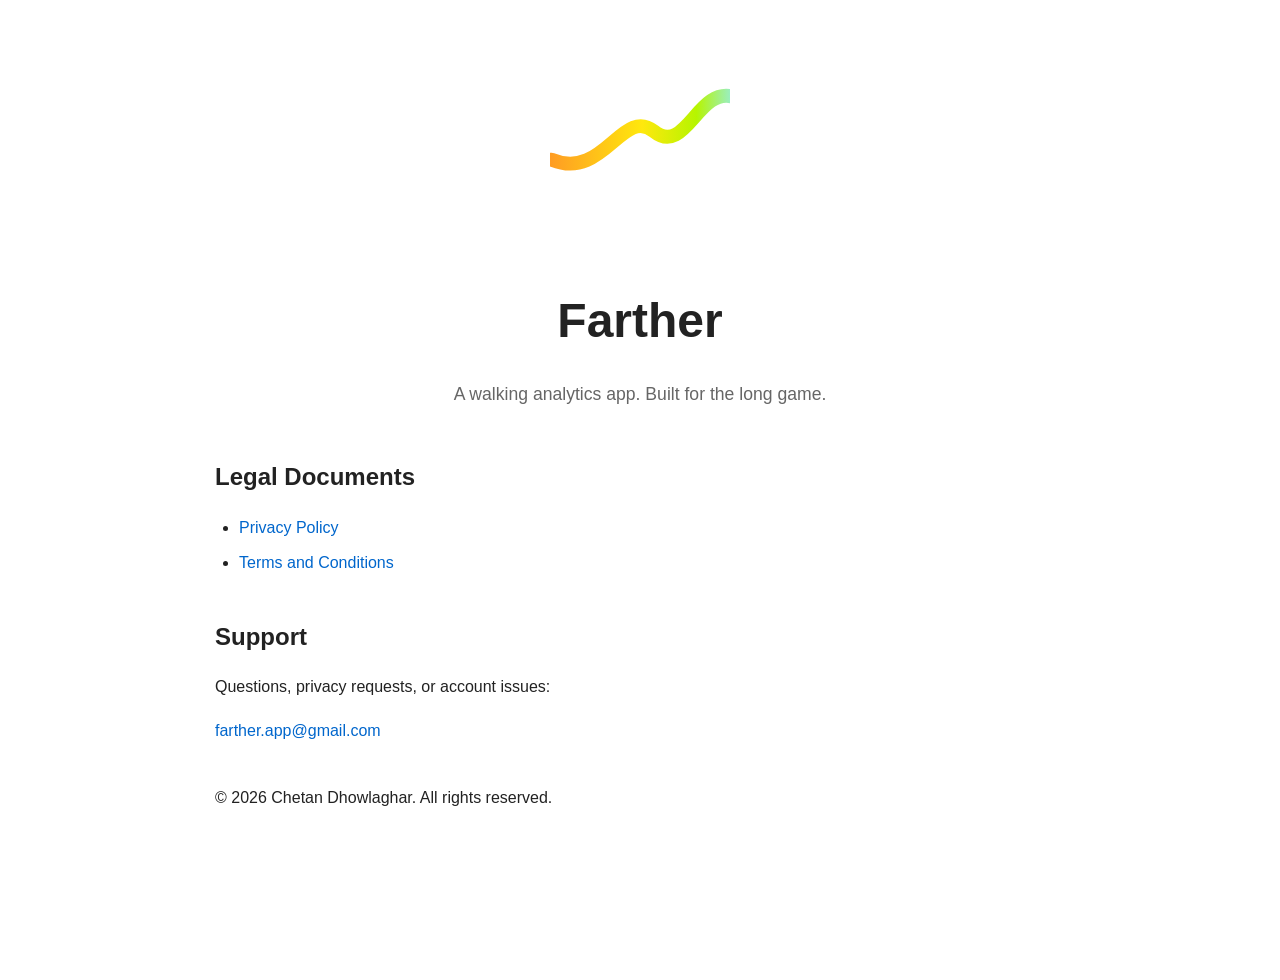
<file: index.html>
<!DOCTYPE html>
<html lang="en">
<head>
    <meta charset="UTF-8">
    <meta name="viewport" content="width=device-width, initial-scale=1.0">
    <title>Farther Legal</title>
    <link rel="stylesheet" href="styles.css">
</head>
<body>
<div class="hero">

    <img src="logo.svg" alt="Farther">

    <h1>Farther</h1>

    <p>
        A walking analytics app. Built for the long game.
    </p>

</div>

<div class="section">

    <h2>Legal Documents</h2>

    <ul>
        <li><a href="./privacy/">Privacy Policy</a></li>
        <li><a href="./terms/">Terms and Conditions</a></li>
    </ul>

</div>

<div class="section">

    <h2>Support</h2>

    <p>
        Questions, privacy requests, or account issues:
    </p>

    <p>
        <a href="mailto:farther.app@gmail.com">
            farther.app@gmail.com
        </a>
    </p>

</div>

<div class="section">

    <p>
        © 2026 Chetan Dhowlaghar. All rights reserved.
    </p>

</div>

</body>
</html>
</file>
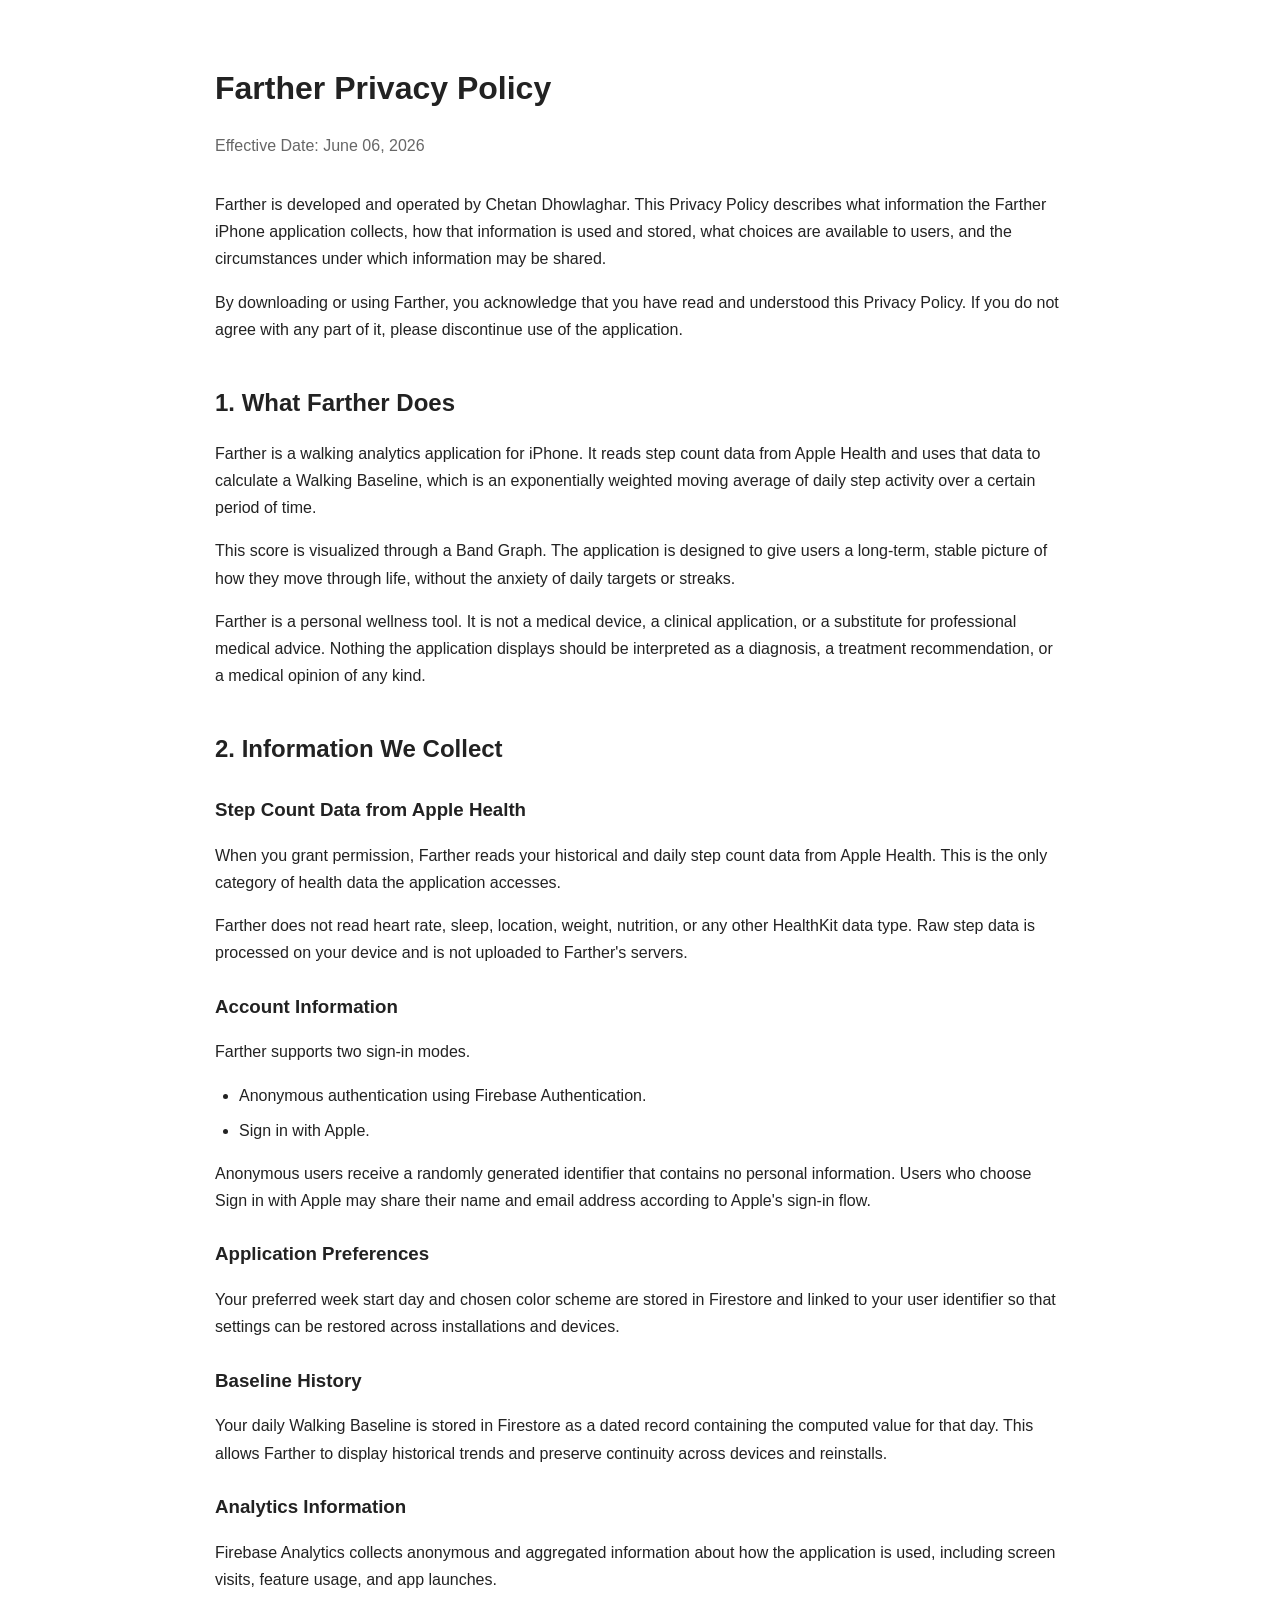
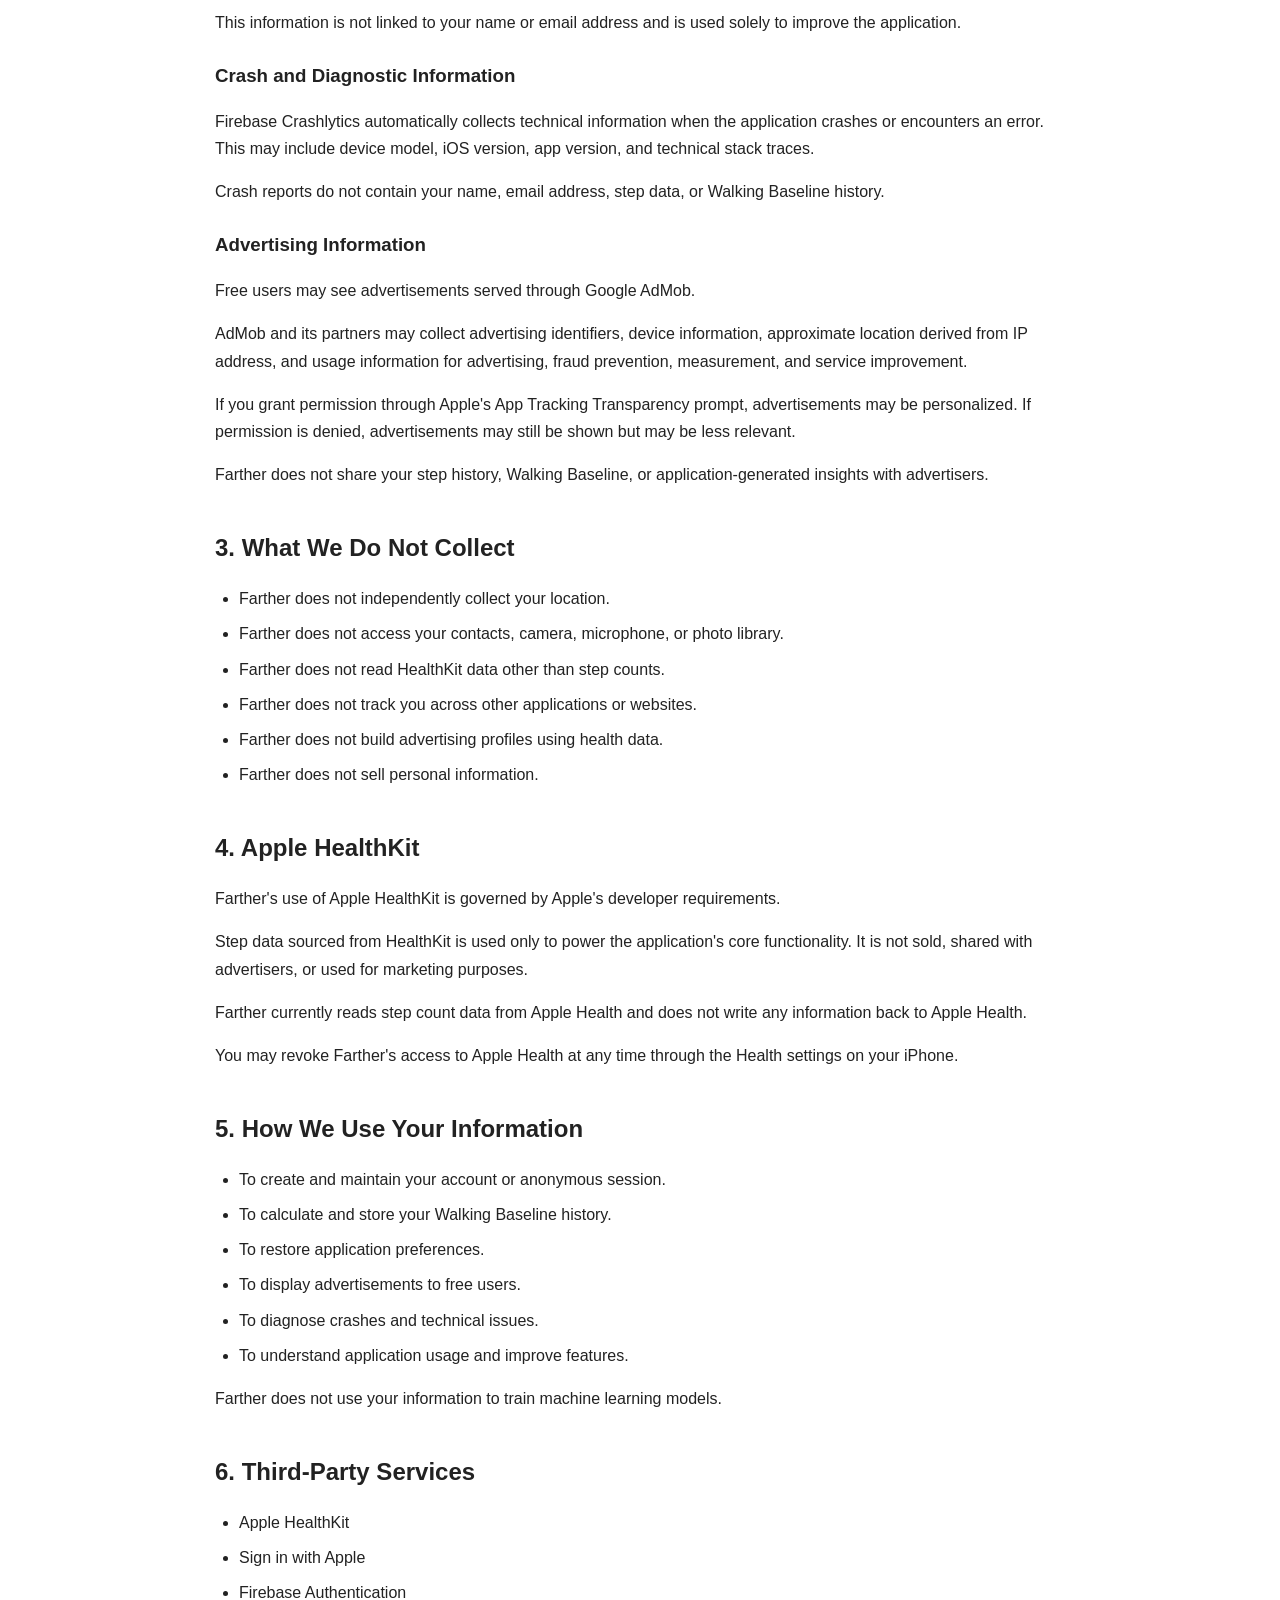
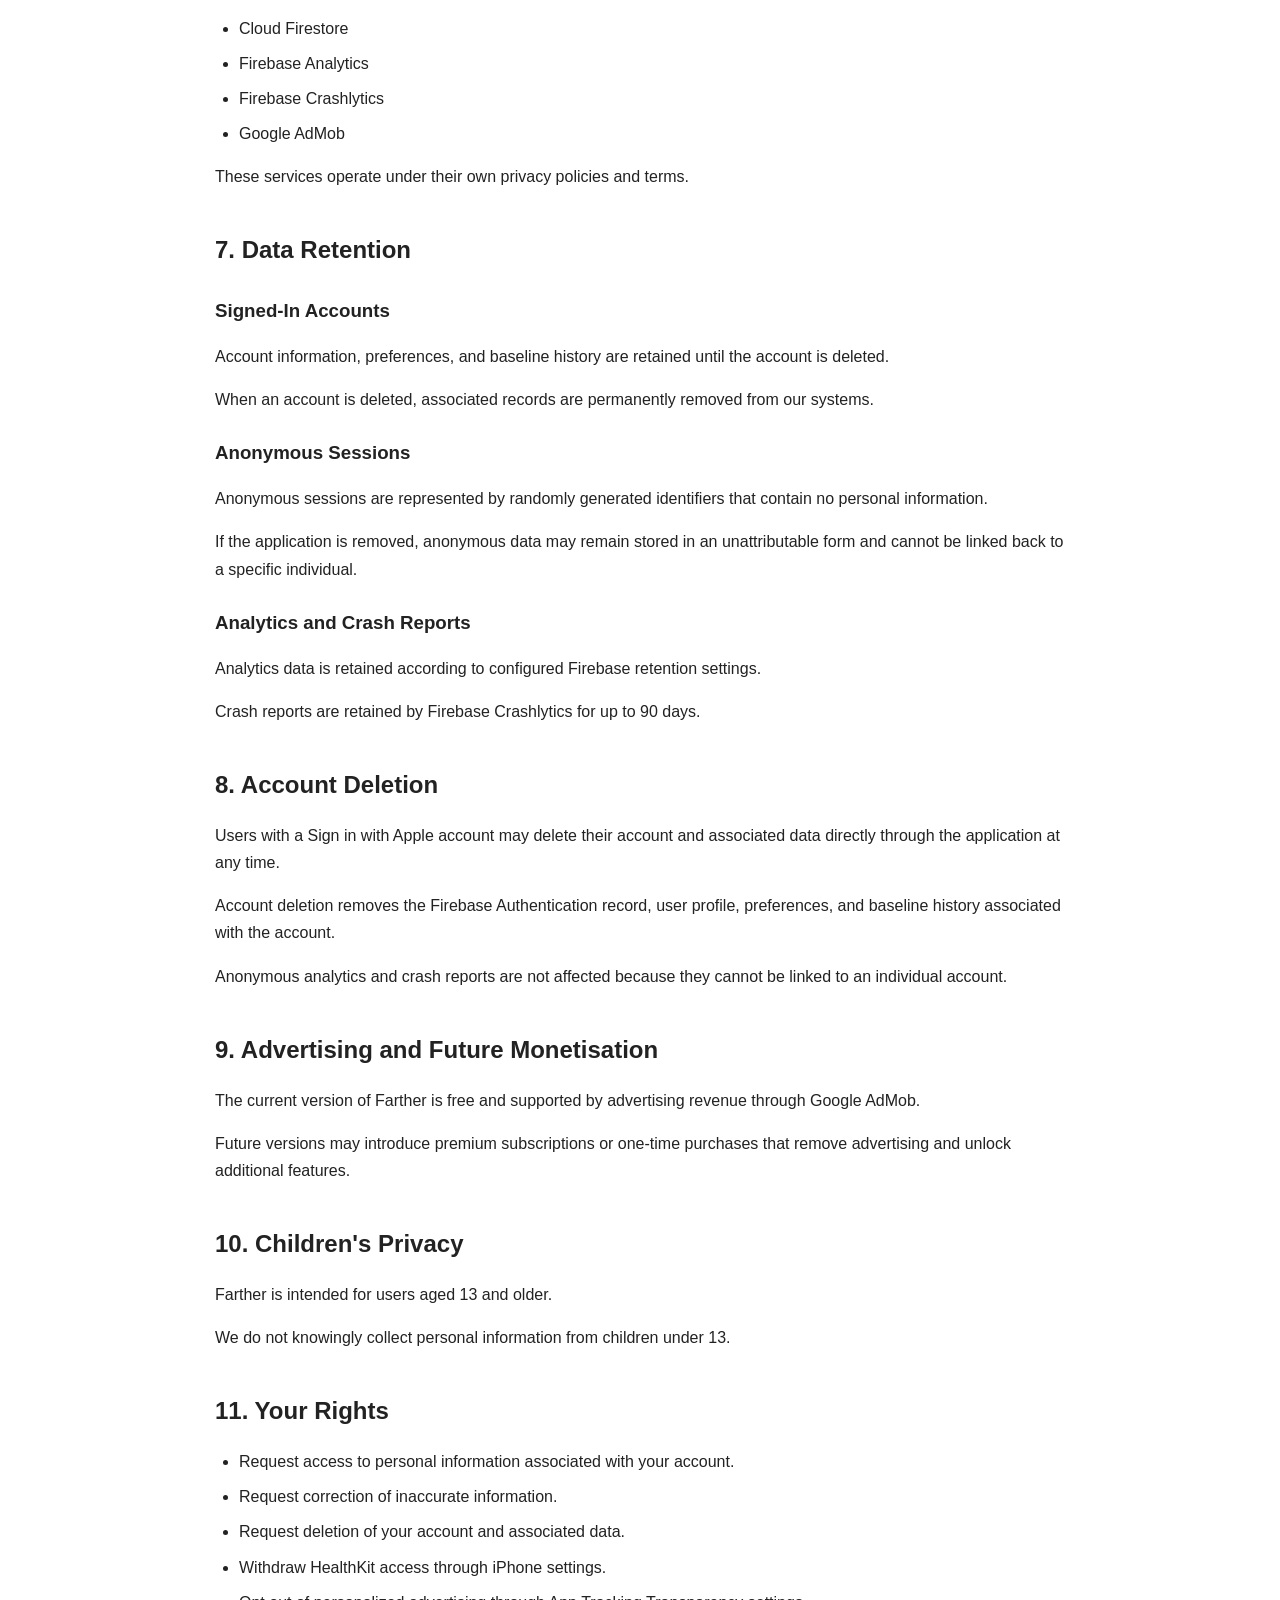
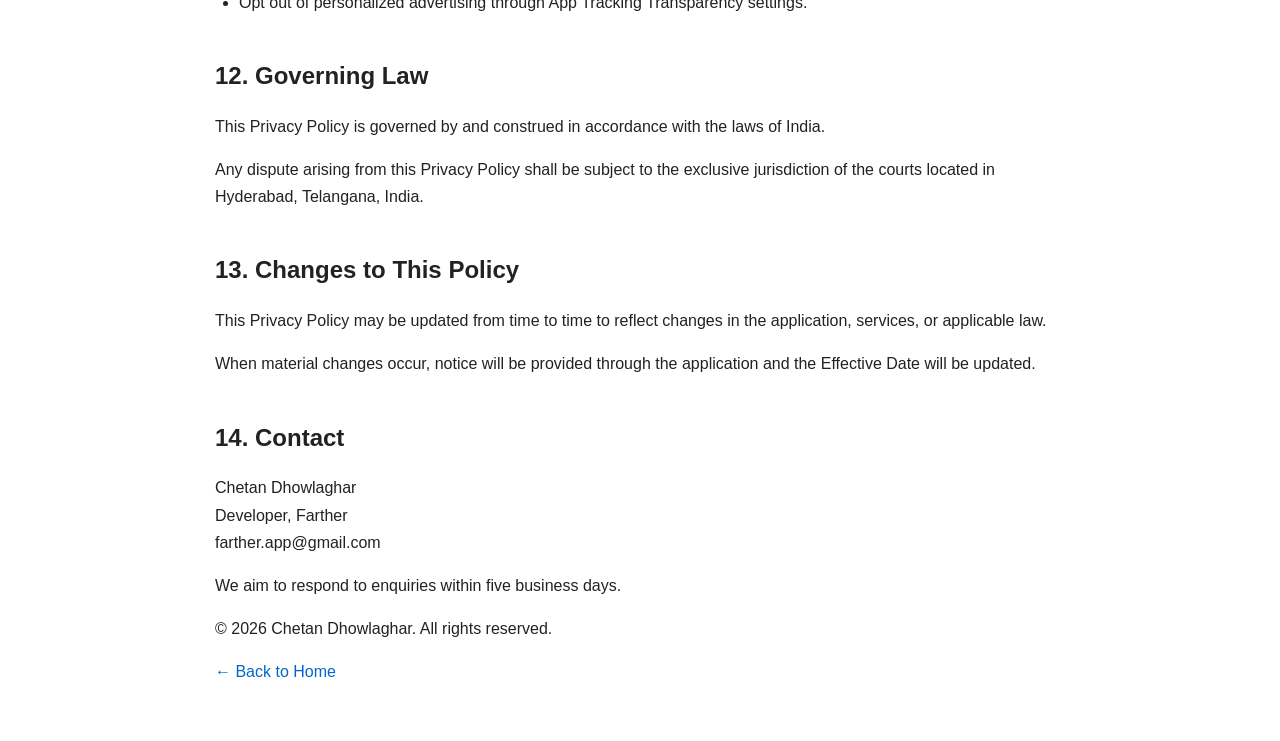
<file: privacy/index.html>
<!DOCTYPE html>
<html lang="en">
<head>
    <meta charset="UTF-8">
    <meta name="viewport" content="width=device-width, initial-scale=1.0">
    <title>Farther Privacy Policy</title>
    <link rel="stylesheet" href="../styles.css">
</head>
<body>

<h1>Farther Privacy Policy</h1>

<p class="meta">
    Effective Date: June 06, 2026
</p>

<p>
Farther is developed and operated by Chetan Dhowlaghar.
This Privacy Policy describes what information the Farther iPhone application collects,
how that information is used and stored, what choices are available to users,
and the circumstances under which information may be shared.
</p>

<p>
By downloading or using Farther, you acknowledge that you have read and understood this Privacy Policy.
If you do not agree with any part of it, please discontinue use of the application.
</p>

<h2>1. What Farther Does</h2>

<p>
Farther is a walking analytics application for iPhone. It reads step count data from Apple Health and uses that data to calculate a Walking Baseline, which is an exponentially weighted moving average of daily step activity over a certain period of time.
</p>

<p>
This score is visualized through a Band Graph. The application is designed to give users a long-term, stable picture of how they move through life, without the anxiety of daily targets or streaks.
</p>

<p>
Farther is a personal wellness tool. It is not a medical device, a clinical application, or a substitute for professional medical advice. Nothing the application displays should be interpreted as a diagnosis, a treatment recommendation, or a medical opinion of any kind.
</p>

<h2>2. Information We Collect</h2>

<h3>Step Count Data from Apple Health</h3>

<p>
When you grant permission, Farther reads your historical and daily step count data from Apple Health.
This is the only category of health data the application accesses.
</p>

<p>
Farther does not read heart rate, sleep, location, weight, nutrition, or any other HealthKit data type.
Raw step data is processed on your device and is not uploaded to Farther's servers.
</p>

<h3>Account Information</h3>

<p>
Farther supports two sign-in modes.
</p>

<ul>
    <li>Anonymous authentication using Firebase Authentication.</li>
    <li>Sign in with Apple.</li>
</ul>

<p>
Anonymous users receive a randomly generated identifier that contains no personal information.
Users who choose Sign in with Apple may share their name and email address according to Apple's sign-in flow.
</p>

<h3>Application Preferences</h3>

<p>
Your preferred week start day and chosen color scheme are stored in Firestore and linked to your user identifier so that settings can be restored across installations and devices.
</p>

<h3>Baseline History</h3>

<p>
Your daily Walking Baseline is stored in Firestore as a dated record containing the computed value for that day. This allows Farther to display historical trends and preserve continuity across devices and reinstalls.
</p>

<h3>Analytics Information</h3>

<p>
Firebase Analytics collects anonymous and aggregated information about how the application is used, including screen visits, feature usage, and app launches.
</p>

<p>
This information is not linked to your name or email address and is used solely to improve the application.
</p>

<h3>Crash and Diagnostic Information</h3>

<p>
Firebase Crashlytics automatically collects technical information when the application crashes or encounters an error. This may include device model, iOS version, app version, and technical stack traces.
</p>

<p>
Crash reports do not contain your name, email address, step data, or Walking Baseline history.
</p>

<h3>Advertising Information</h3>

<p>
Free users may see advertisements served through Google AdMob.
</p>

<p>
AdMob and its partners may collect advertising identifiers, device information, approximate location derived from IP address, and usage information for advertising, fraud prevention, measurement, and service improvement.
</p>

<p>
If you grant permission through Apple's App Tracking Transparency prompt, advertisements may be personalized. If permission is denied, advertisements may still be shown but may be less relevant.
</p>

<p>
Farther does not share your step history, Walking Baseline, or application-generated insights with advertisers.
</p>

<h2>3. What We Do Not Collect</h2>

<ul>
    <li>Farther does not independently collect your location.</li>
    <li>Farther does not access your contacts, camera, microphone, or photo library.</li>
    <li>Farther does not read HealthKit data other than step counts.</li>
    <li>Farther does not track you across other applications or websites.</li>
    <li>Farther does not build advertising profiles using health data.</li>
    <li>Farther does not sell personal information.</li>
</ul>

<h2>4. Apple HealthKit</h2>

<p>
Farther's use of Apple HealthKit is governed by Apple's developer requirements.
</p>

<p>
Step data sourced from HealthKit is used only to power the application's core functionality. It is not sold, shared with advertisers, or used for marketing purposes.
</p>

<p>
Farther currently reads step count data from Apple Health and does not write any information back to Apple Health.
</p>

<p>
You may revoke Farther's access to Apple Health at any time through the Health settings on your iPhone.
</p>

<h2>5. How We Use Your Information</h2>

<ul>
    <li>To create and maintain your account or anonymous session.</li>
    <li>To calculate and store your Walking Baseline history.</li>
    <li>To restore application preferences.</li>
    <li>To display advertisements to free users.</li>
    <li>To diagnose crashes and technical issues.</li>
    <li>To understand application usage and improve features.</li>
</ul>

<p>
Farther does not use your information to train machine learning models.
</p>

<h2>6. Third-Party Services</h2>

<ul>
    <li>Apple HealthKit</li>
    <li>Sign in with Apple</li>
    <li>Firebase Authentication</li>
    <li>Cloud Firestore</li>
    <li>Firebase Analytics</li>
    <li>Firebase Crashlytics</li>
    <li>Google AdMob</li>
</ul>

<p>
These services operate under their own privacy policies and terms.
</p>

<h2>7. Data Retention</h2>

<h3>Signed-In Accounts</h3>

<p>
Account information, preferences, and baseline history are retained until the account is deleted.
</p>

<p>
When an account is deleted, associated records are permanently removed from our systems.
</p>

<h3>Anonymous Sessions</h3>

<p>
Anonymous sessions are represented by randomly generated identifiers that contain no personal information.
</p>

<p>
If the application is removed, anonymous data may remain stored in an unattributable form and cannot be linked back to a specific individual.
</p>

<h3>Analytics and Crash Reports</h3>

<p>
Analytics data is retained according to configured Firebase retention settings.
</p>

<p>
Crash reports are retained by Firebase Crashlytics for up to 90 days.
</p>

<h2>8. Account Deletion</h2>

<p>
Users with a Sign in with Apple account may delete their account and associated data directly through the application at any time.
</p>

<p>
Account deletion removes the Firebase Authentication record, user profile, preferences, and baseline history associated with the account.
</p>

<p>
Anonymous analytics and crash reports are not affected because they cannot be linked to an individual account.
</p>

<h2>9. Advertising and Future Monetisation</h2>

<p>
The current version of Farther is free and supported by advertising revenue through Google AdMob.
</p>

<p>
Future versions may introduce premium subscriptions or one-time purchases that remove advertising and unlock additional features.
</p>

<h2>10. Children's Privacy</h2>

<p>
Farther is intended for users aged 13 and older.
</p>

<p>
We do not knowingly collect personal information from children under 13.
</p>

<h2>11. Your Rights</h2>

<ul>
    <li>Request access to personal information associated with your account.</li>
    <li>Request correction of inaccurate information.</li>
    <li>Request deletion of your account and associated data.</li>
    <li>Withdraw HealthKit access through iPhone settings.</li>
    <li>Opt out of personalized advertising through App Tracking Transparency settings.</li>
</ul>

<h2>12. Governing Law</h2>

<p>
This Privacy Policy is governed by and construed in accordance with the laws of India.
</p>

<p>
Any dispute arising from this Privacy Policy shall be subject to the exclusive jurisdiction of the courts located in Hyderabad, Telangana, India.
</p>

<h2>13. Changes to This Policy</h2>

<p>
This Privacy Policy may be updated from time to time to reflect changes in the application, services, or applicable law.
</p>

<p>
When material changes occur, notice will be provided through the application and the Effective Date will be updated.
</p>

<h2>14. Contact</h2>

<p>
Chetan Dhowlaghar<br>
Developer, Farther<br>
farther.app@gmail.com
</p>

<p>
We aim to respond to enquiries within five business days.
</p>

<p>
© 2026 Chetan Dhowlaghar. All rights reserved.
</p>

<p>
<a href="../">← Back to Home</a>
</p>

</body>
</html>
</file>
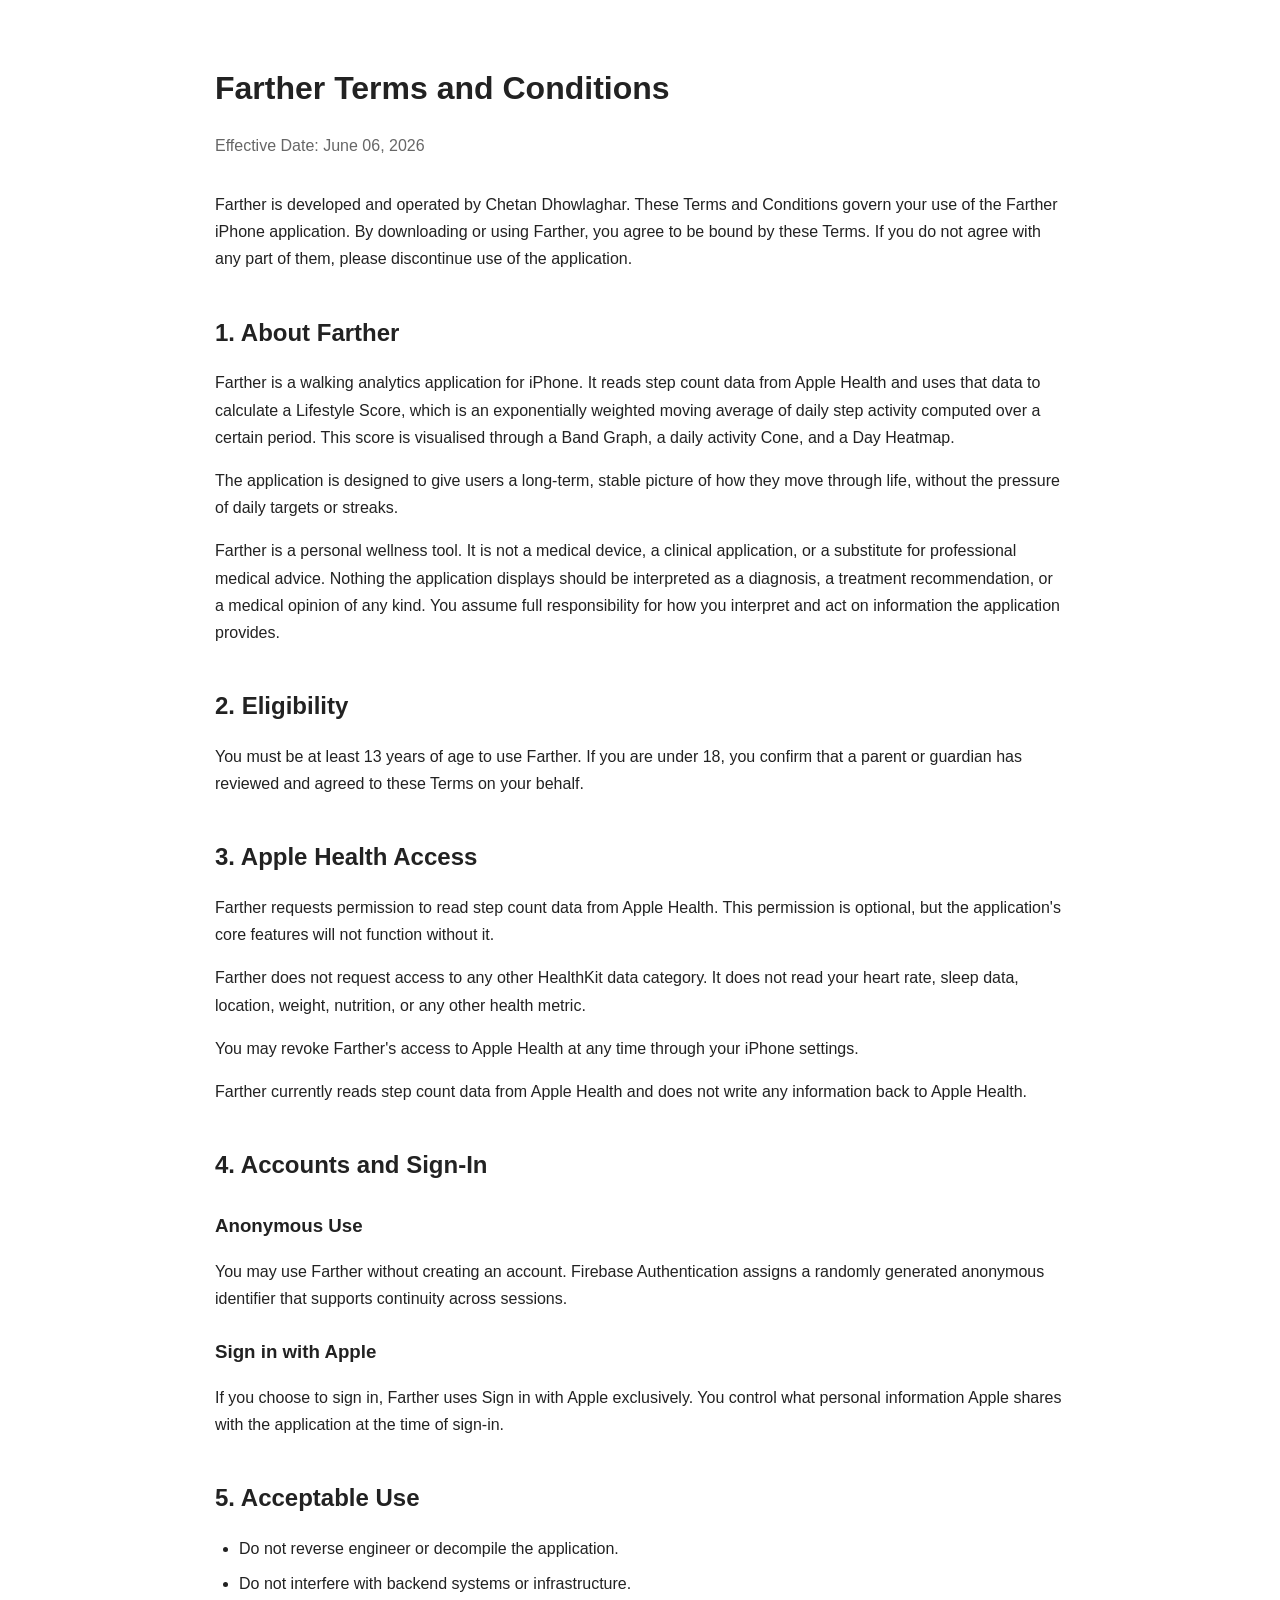
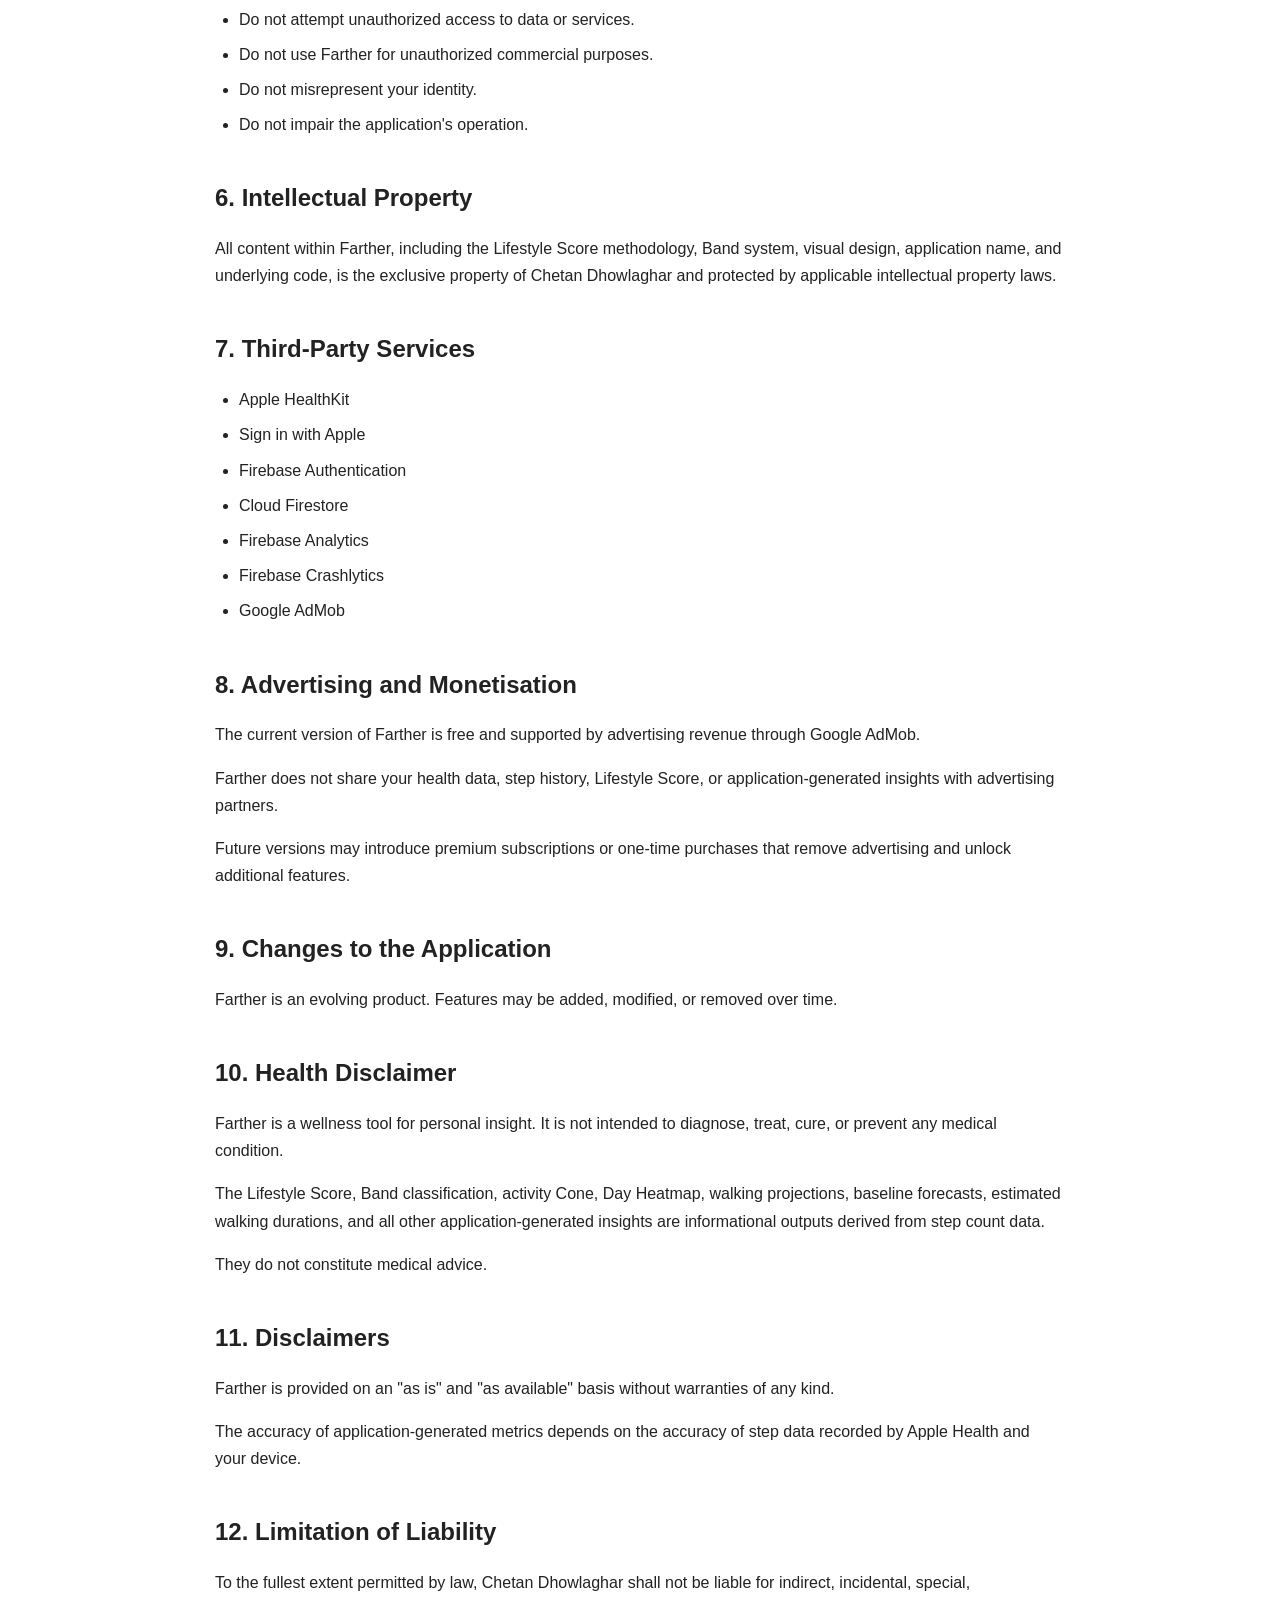
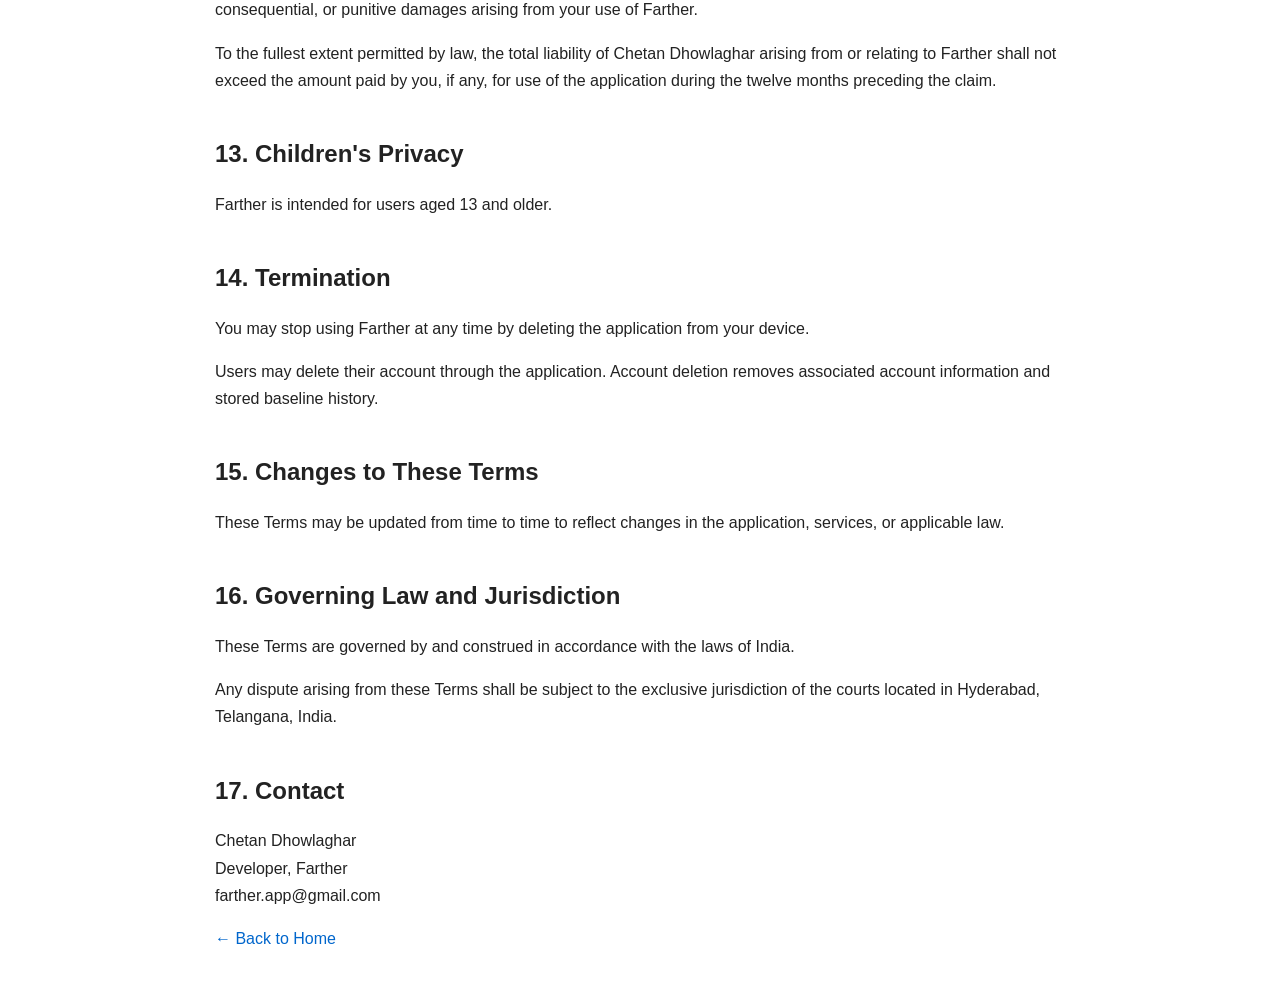
<file: terms/index.html>
<!DOCTYPE html>
<html lang="en">
<head>
    <meta charset="UTF-8">
    <meta name="viewport" content="width=device-width, initial-scale=1.0">
    <title>Farther Terms and Conditions</title>
    <link rel="stylesheet" href="../styles.css">
</head>
<body>

<h1>Farther Terms and Conditions</h1>

<p class="meta">
Effective Date: June 06, 2026
</p>

<p>
Farther is developed and operated by Chetan Dhowlaghar. These Terms and Conditions govern your use of the Farther iPhone application. By downloading or using Farther, you agree to be bound by these Terms. If you do not agree with any part of them, please discontinue use of the application.
</p>

<h2>1. About Farther</h2>

<p>
Farther is a walking analytics application for iPhone. It reads step count data from Apple Health and uses that data to calculate a Lifestyle Score, which is an exponentially weighted moving average of daily step activity computed over a certain period. This score is visualised through a Band Graph, a daily activity Cone, and a Day Heatmap.
</p>

<p>
The application is designed to give users a long-term, stable picture of how they move through life, without the pressure of daily targets or streaks.
</p>

<p>
Farther is a personal wellness tool. It is not a medical device, a clinical application, or a substitute for professional medical advice. Nothing the application displays should be interpreted as a diagnosis, a treatment recommendation, or a medical opinion of any kind. You assume full responsibility for how you interpret and act on information the application provides.
</p>

<h2>2. Eligibility</h2>

<p>
You must be at least 13 years of age to use Farther. If you are under 18, you confirm that a parent or guardian has reviewed and agreed to these Terms on your behalf.
</p>

<h2>3. Apple Health Access</h2>

<p>
Farther requests permission to read step count data from Apple Health. This permission is optional, but the application's core features will not function without it.
</p>

<p>
Farther does not request access to any other HealthKit data category. It does not read your heart rate, sleep data, location, weight, nutrition, or any other health metric.
</p>

<p>
You may revoke Farther's access to Apple Health at any time through your iPhone settings.
</p>

<p>
Farther currently reads step count data from Apple Health and does not write any information back to Apple Health.
</p>

<h2>4. Accounts and Sign-In</h2>

<h3>Anonymous Use</h3>

<p>
You may use Farther without creating an account. Firebase Authentication assigns a randomly generated anonymous identifier that supports continuity across sessions.
</p>

<h3>Sign in with Apple</h3>

<p>
If you choose to sign in, Farther uses Sign in with Apple exclusively. You control what personal information Apple shares with the application at the time of sign-in.
</p>

<h2>5. Acceptable Use</h2>

<ul>
<li>Do not reverse engineer or decompile the application.</li>
<li>Do not interfere with backend systems or infrastructure.</li>
<li>Do not attempt unauthorized access to data or services.</li>
<li>Do not use Farther for unauthorized commercial purposes.</li>
<li>Do not misrepresent your identity.</li>
<li>Do not impair the application's operation.</li>
</ul>

<h2>6. Intellectual Property</h2>

<p>
All content within Farther, including the Lifestyle Score methodology, Band system, visual design, application name, and underlying code, is the exclusive property of Chetan Dhowlaghar and protected by applicable intellectual property laws.
</p>

<h2>7. Third-Party Services</h2>

<ul>
<li>Apple HealthKit</li>
<li>Sign in with Apple</li>
<li>Firebase Authentication</li>
<li>Cloud Firestore</li>
<li>Firebase Analytics</li>
<li>Firebase Crashlytics</li>
<li>Google AdMob</li>
</ul>

<h2>8. Advertising and Monetisation</h2>

<p>
The current version of Farther is free and supported by advertising revenue through Google AdMob.
</p>

<p>
Farther does not share your health data, step history, Lifestyle Score, or application-generated insights with advertising partners.
</p>

<p>
Future versions may introduce premium subscriptions or one-time purchases that remove advertising and unlock additional features.
</p>

<h2>9. Changes to the Application</h2>

<p>
Farther is an evolving product. Features may be added, modified, or removed over time.
</p>

<h2>10. Health Disclaimer</h2>

<p>
Farther is a wellness tool for personal insight. It is not intended to diagnose, treat, cure, or prevent any medical condition.
</p>

<p>
The Lifestyle Score, Band classification, activity Cone, Day Heatmap, walking projections, baseline forecasts, estimated walking durations, and all other application-generated insights are informational outputs derived from step count data.
</p>

<p>
They do not constitute medical advice.
</p>

<h2>11. Disclaimers</h2>

<p>
Farther is provided on an "as is" and "as available" basis without warranties of any kind.
</p>

<p>
The accuracy of application-generated metrics depends on the accuracy of step data recorded by Apple Health and your device.
</p>

<h2>12. Limitation of Liability</h2>

<p>
To the fullest extent permitted by law, Chetan Dhowlaghar shall not be liable for indirect, incidental, special, consequential, or punitive damages arising from your use of Farther.
</p>

<p>
To the fullest extent permitted by law, the total liability of Chetan Dhowlaghar arising from or relating to Farther shall not exceed the amount paid by you, if any, for use of the application during the twelve months preceding the claim.
</p>

<h2>13. Children's Privacy</h2>

<p>
Farther is intended for users aged 13 and older.
</p>

<h2>14. Termination</h2>

<p>
You may stop using Farther at any time by deleting the application from your device.
</p>

<p>
Users may delete their account through the application. Account deletion removes associated account information and stored baseline history.
</p>

<h2>15. Changes to These Terms</h2>

<p>
These Terms may be updated from time to time to reflect changes in the application, services, or applicable law.
</p>

<h2>16. Governing Law and Jurisdiction</h2>

<p>
These Terms are governed by and construed in accordance with the laws of India.
</p>

<p>
Any dispute arising from these Terms shall be subject to the exclusive jurisdiction of the courts located in Hyderabad, Telangana, India.
</p>

<h2>17. Contact</h2>

<p>
Chetan Dhowlaghar<br>
Developer, Farther<br>
farther.app@gmail.com
</p>

<p>
<a href="../">← Back to Home</a>
</p>

</body>
</html>
</file>
<file: styles.css>
body {
    max-width: 850px;
    margin: 0 auto;
    padding: 40px 20px;
    font-family: -apple-system, BlinkMacSystemFont, "Segoe UI", sans-serif;
    line-height: 1.7;
    color: #222;
    background: #ffffff;
}

h1 {
    margin-bottom: 8px;
}

h2 {
    margin-top: 40px;
    margin-bottom: 12px;
}

p {
    margin-bottom: 16px;
}

ul {
    padding-left: 24px;
}

li {
    margin-bottom: 8px;
}

a {
    color: #0066cc;
    text-decoration: none;
}

a:hover {
    text-decoration: underline;
}

.meta {
    color: #666;
    margin-bottom: 32px;
}

.home-links {
    margin-top: 30px;
}
h3 {
    margin-top: 24px;
    margin-bottom: 8px;
}

body {
    min-height: 100vh;
}
.hero {
    text-align: center;
    margin-bottom: 48px;
}

.hero img {
    width: 180px;
    max-width: 100%;
    margin-bottom: 20px;
}

.hero h1 {
    font-size: 3rem;
    margin-bottom: 8px;
}

.hero p {
    color: #666;
    font-size: 1.1rem;
}

.section {
    margin-top: 40px;
}
.hero {
    text-align: center;
    margin-bottom: 48px;
}

.app-icon {
    width: auto;
    height: auto;

    margin: 0 auto 0 auto;

    background: white;

    border-radius: 44px;

    display: flex;
    align-items: center;
    justify-content: center;
}

.app-icon img {
    width: auto;
    height: auto;
}

.hero h1 {
    font-size: 3rem;
    margin-bottom: 8px;
}
.app-icon {
    background: linear-gradient(
        180deg,
        #ffffff,
        #f8f8f8
    );
}
</file>
